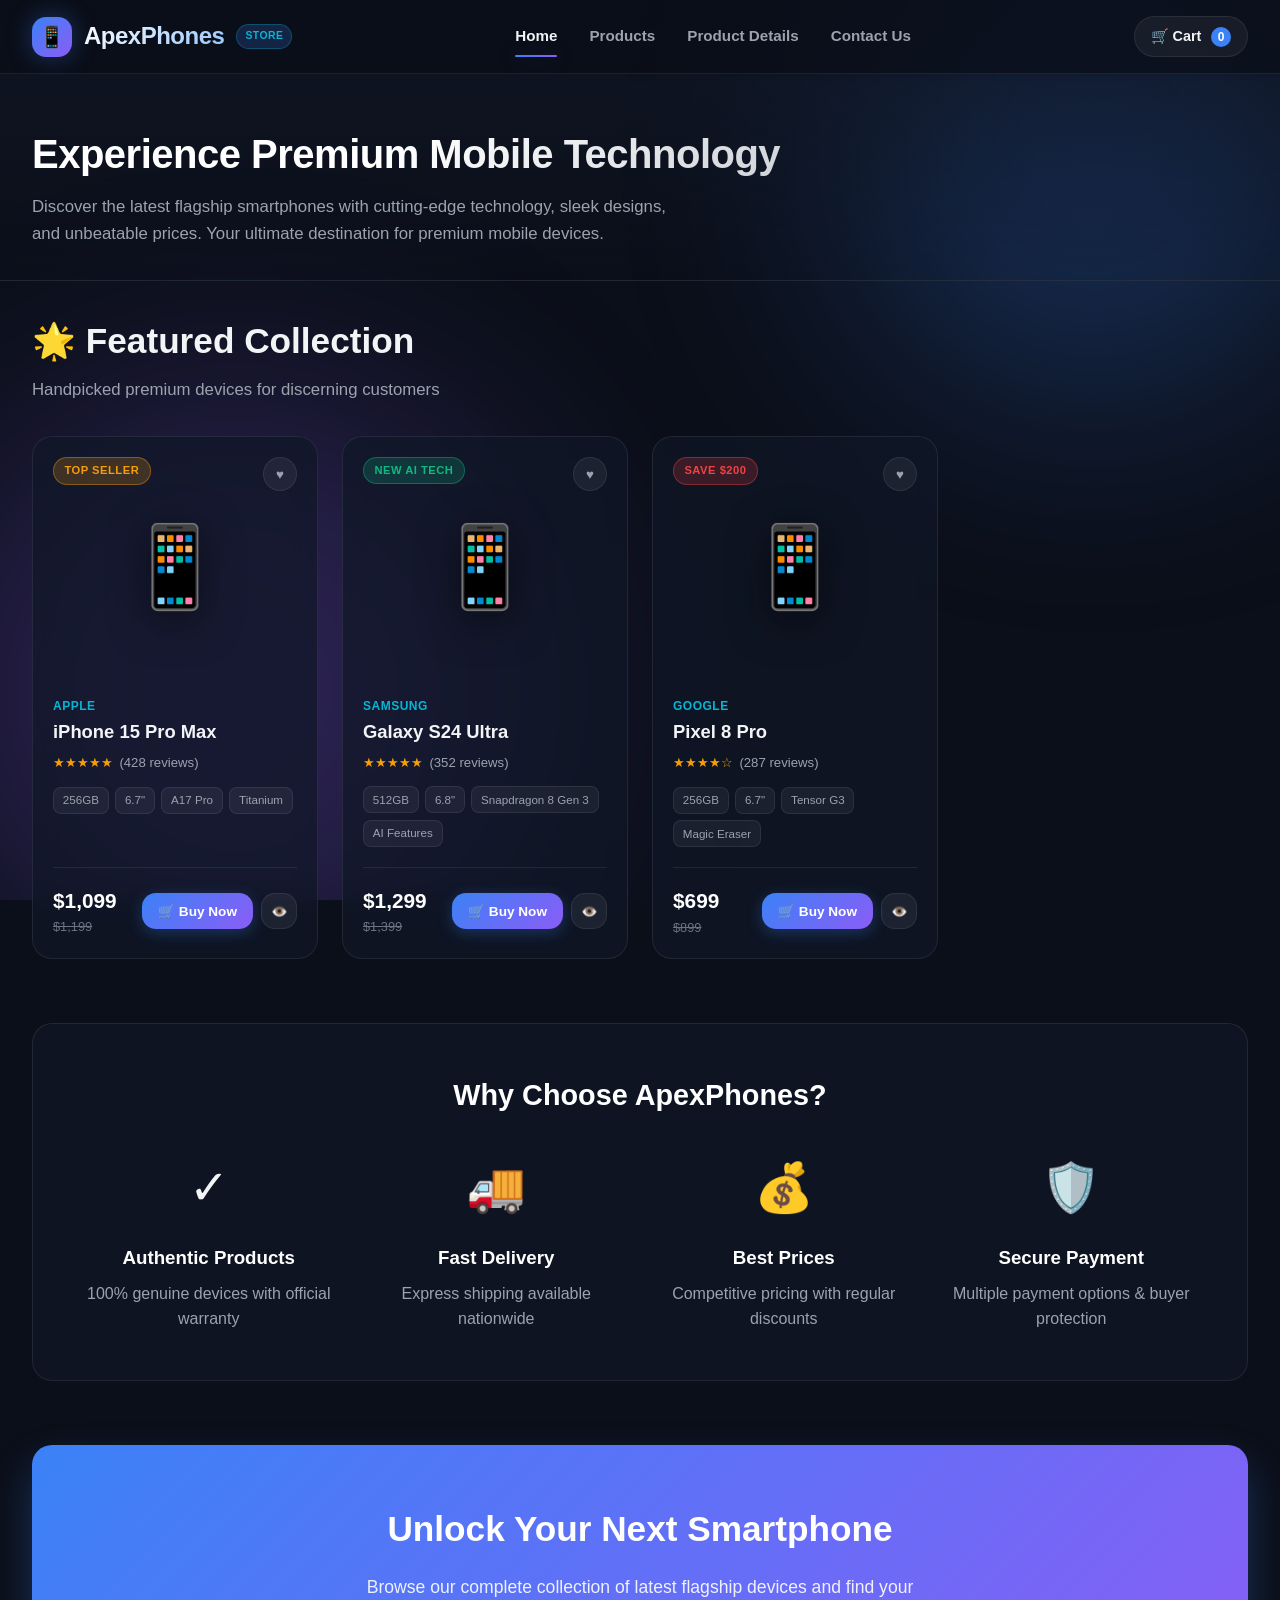
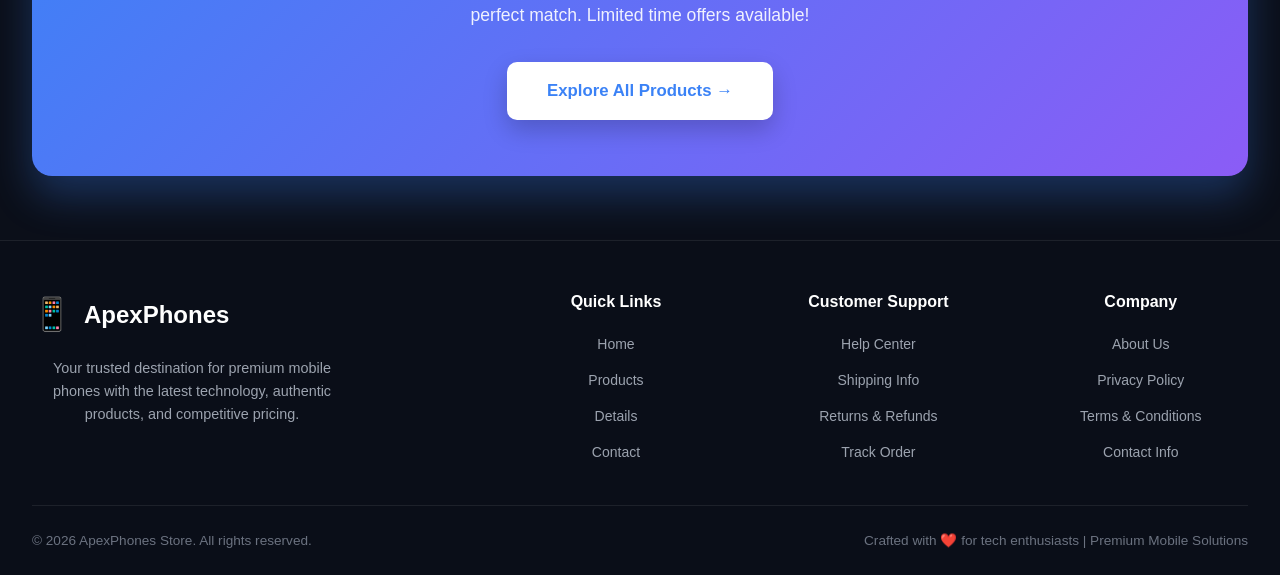
<file: index.html>
<!DOCTYPE html>
<html lang="en">
<head>
    <meta charset="UTF-8">
    <meta name="viewport" content="width=device-width, initial-scale=1.0">
    <title>ApexPhones Store - Premium Mobile Phones</title>
    <link rel="stylesheet" href="style.css">
</head>
<body>
    <div class="bg-mesh"></div>

    <header class="header">
        <div class="nav-container">
            <div class="logo">
                <div class="logo-icon">📱</div>
                <span class="logo-text">ApexPhones</span>
                <span class="logo-tag">STORE</span>
            </div>
            <nav class="nav-links">
                <a href="index.html" class="nav-link active">Home</a>
                <a href="products.html" class="nav-link">Products</a>
                <a href="product-details.html" class="nav-link">Product Details</a>
                <a href="contact.html" class="nav-link">Contact Us</a>
            </nav>
            <div class="nav-actions">
                <button class="cart-btn">
                    🛒 Cart
                    <span class="cart-count">0</span>
                </button>
            </div>
        </div>
    </header>

    <section class="page-hero">
        <div class="hero-container">
            <h1 class="page-title">Experience Premium Mobile Technology</h1>
            <p class="page-subtitle">Discover the latest flagship smartphones with cutting-edge technology, sleek designs, and unbeatable prices. Your ultimate destination for premium mobile devices.</p>
        </div>
    </section>

    <main class="main-wrapper">
        <section style="margin-bottom: 4rem;">
            <div style="margin-bottom: 2rem;">
                <h2 style="font-size: 2.2rem; font-weight: 800; color: #f3f4f6; margin-bottom: 0.5rem;">
                    🌟 Featured Collection
                </h2>
                <p style="color: #9ca3af; font-size: 1.05rem;">Handpicked premium devices for discerning customers</p>
            </div>

            <div class="products-grid">
                <div class="product-card">
                    <div class="badge-container">
                        <span class="badge badge-hot">TOP SELLER</span>
                    </div>
                    <button class="wishlist-btn">♥</button>
                    
                    <div class="product-image-wrap">
                        <div style="font-size: 5rem; filter: drop-shadow(0 10px 20px rgba(0,0,0,0.5));">📱</div>
                    </div>
                    
                    <div class="product-brand">APPLE</div>
                    <h3 class="product-title">iPhone 15 Pro Max</h3>
                    
                    <div class="rating-row">
                        <span class="stars">★★★★★</span>
                        <span>(428 reviews)</span>
                    </div>
                    
                    <div class="specs-chips">
                        <span class="chip">256GB</span>
                        <span class="chip">6.7"</span>
                        <span class="chip">A17 Pro</span>
                        <span class="chip">Titanium</span>
                    </div>
                    
                    <div class="product-card-footer">
                        <div class="price-box">
                            <div class="price-current">$1,099</div>
                            <div class="price-old">$1,199</div>
                        </div>
                        <div class="action-btns">
                            <button class="btn-primary">🛒 Buy Now</button>
                            <button class="btn-icon">👁️</button>
                        </div>
                    </div>
                </div>

                <div class="product-card">
                    <div class="badge-container">
                        <span class="badge badge-new">NEW AI TECH</span>
                    </div>
                    <button class="wishlist-btn">♥</button>
                    
                    <div class="product-image-wrap">
                        <div style="font-size: 5rem; filter: drop-shadow(0 10px 20px rgba(0,0,0,0.5));">📱</div>
                    </div>
                    
                    <div class="product-brand">SAMSUNG</div>
                    <h3 class="product-title">Galaxy S24 Ultra</h3>
                    
                    <div class="rating-row">
                        <span class="stars">★★★★★</span>
                        <span>(352 reviews)</span>
                    </div>
                    
                    <div class="specs-chips">
                        <span class="chip">512GB</span>
                        <span class="chip">6.8"</span>
                        <span class="chip">Snapdragon 8 Gen 3</span>
                        <span class="chip">AI Features</span>
                    </div>
                    
                    <div class="product-card-footer">
                        <div class="price-box">
                            <div class="price-current">$1,299</div>
                            <div class="price-old">$1,399</div>
                        </div>
                        <div class="action-btns">
                            <button class="btn-primary">🛒 Buy Now</button>
                            <button class="btn-icon">👁️</button>
                        </div>
                    </div>
                </div>

                <div class="product-card">
                    <div class="badge-container">
                        <span class="badge badge-discount">SAVE $200</span>
                    </div>
                    <button class="wishlist-btn">♥</button>
                    
                    <div class="product-image-wrap">
                        <div style="font-size: 5rem; filter: drop-shadow(0 10px 20px rgba(0,0,0,0.5));">📱</div>
                    </div>
                    
                    <div class="product-brand">GOOGLE</div>
                    <h3 class="product-title">Pixel 8 Pro</h3>
                    
                    <div class="rating-row">
                        <span class="stars">★★★★☆</span>
                        <span>(287 reviews)</span>
                    </div>
                    
                    <div class="specs-chips">
                        <span class="chip">256GB</span>
                        <span class="chip">6.7"</span>
                        <span class="chip">Tensor G3</span>
                        <span class="chip">Magic Eraser</span>
                    </div>
                    
                    <div class="product-card-footer">
                        <div class="price-box">
                            <div class="price-current">$699</div>
                            <div class="price-old">$899</div>
                        </div>
                        <div class="action-btns">
                            <button class="btn-primary">🛒 Buy Now</button>
                            <button class="btn-icon">👁️</button>
                        </div>
                    </div>
                </div>
            </div>
        </section>

        <section style="margin-bottom: 4rem; padding: 3rem; background: var(--bg-card); backdrop-filter: blur(12px); border: 1px solid var(--glass-border); border-radius: var(--radius-lg);">
            <h2 style="font-size: 1.8rem; color: #fff; margin-bottom: 2rem; text-align: center;">Why Choose ApexPhones?</h2>
            
            <div style="display: grid; grid-template-columns: repeat(auto-fit, minmax(250px, 1fr)); gap: 2rem;">
                <div style="text-align: center;">
                    <div style="font-size: 3rem; margin-bottom: 1rem;">✓</div>
                    <h3 style="color: #fff; margin-bottom: 0.5rem; font-weight: 700;">Authentic Products</h3>
                    <p style="color: #9ca3af;">100% genuine devices with official warranty</p>
                </div>
                
                <div style="text-align: center;">
                    <div style="font-size: 3rem; margin-bottom: 1rem;">🚚</div>
                    <h3 style="color: #fff; margin-bottom: 0.5rem; font-weight: 700;">Fast Delivery</h3>
                    <p style="color: #9ca3af;">Express shipping available nationwide</p>
                </div>
                
                <div style="text-align: center;">
                    <div style="font-size: 3rem; margin-bottom: 1rem;">💰</div>
                    <h3 style="color: #fff; margin-bottom: 0.5rem; font-weight: 700;">Best Prices</h3>
                    <p style="color: #9ca3af;">Competitive pricing with regular discounts</p>
                </div>
                
                <div style="text-align: center;">
                    <div style="font-size: 3rem; margin-bottom: 1rem;">🛡️</div>
                    <h3 style="color: #fff; margin-bottom: 0.5rem; font-weight: 700;">Secure Payment</h3>
                    <p style="color: #9ca3af;">Multiple payment options & buyer protection</p>
                </div>
            </div>
        </section>

        <section style="background: linear-gradient(135deg, #3b82f6 0%, #8b5cf6 100%); padding: 3.5rem 2rem; border-radius: 20px; text-align: center; box-shadow: 0 20px 40px rgba(59, 130, 246, 0.3);">
            <h2 style="font-size: 2.2rem; color: white; margin-bottom: 1rem; font-weight: 800;">Unlock Your Next Smartphone</h2>
            <p style="color: rgba(255, 255, 255, 0.9); font-size: 1.1rem; margin-bottom: 2rem; max-width: 600px; margin-left: auto; margin-right: auto;">
                Browse our complete collection of latest flagship devices and find your perfect match. Limited time offers available!
            </p>
            <a href="products.html" style="
                background: white;
                color: #3b82f6;
                padding: 1rem 2.5rem;
                border-radius: 10px;
                text-decoration: none;
                font-weight: 700;
                font-size: 1.05rem;
                display: inline-block;
                transition: all 0.3s ease;
                box-shadow: 0 10px 25px rgba(0, 0, 0, 0.2);
            ">
                Explore All Products →
            </a>
        </section>
    </main>

    <footer class="footer">
        <div class="footer-container">
            <div class="footer-brand">
                <div style="display: flex; align-items: center; gap: 0.75rem; margin-bottom: 1rem;">
                    <div style="font-size: 2rem;">📱</div>
                    <h3 style="font-size: 1.5rem; color: white;">ApexPhones</h3>
                </div>
                <p>Your trusted destination for premium mobile phones with the latest technology, authentic products, and competitive pricing.</p>
            </div>
            <div class="footer-col">
                <h4>Quick Links</h4>
                <ul>
                    <li><a href="index.html">Home</a></li>
                    <li><a href="products.html">Products</a></li>
                    <li><a href="product-details.html">Details</a></li>
                    <li><a href="contact.html">Contact</a></li>
                </ul>
            </div>
            <div class="footer-col">
                <h4>Customer Support</h4>
                <ul>
                    <li><a href="#">Help Center</a></li>
                    <li><a href="#">Shipping Info</a></li>
                    <li><a href="#">Returns & Refunds</a></li>
                    <li><a href="#">Track Order</a></li>
                </ul>
            </div>
            <div class="footer-col">
                <h4>Company</h4>
                <ul>
                    <li><a href="#">About Us</a></li>
                    <li><a href="#">Privacy Policy</a></li>
                    <li><a href="#">Terms & Conditions</a></li>
                    <li><a href="#">Contact Info</a></li>
                </ul>
            </div>
        </div>
        <div class="footer-bottom">
            <p>&copy; 2026 ApexPhones Store. All rights reserved.</p>
            <p>Crafted with ❤️ for tech enthusiasts | Premium Mobile Solutions</p>
        </div>
    </footer>
</body>
</html>
</file>
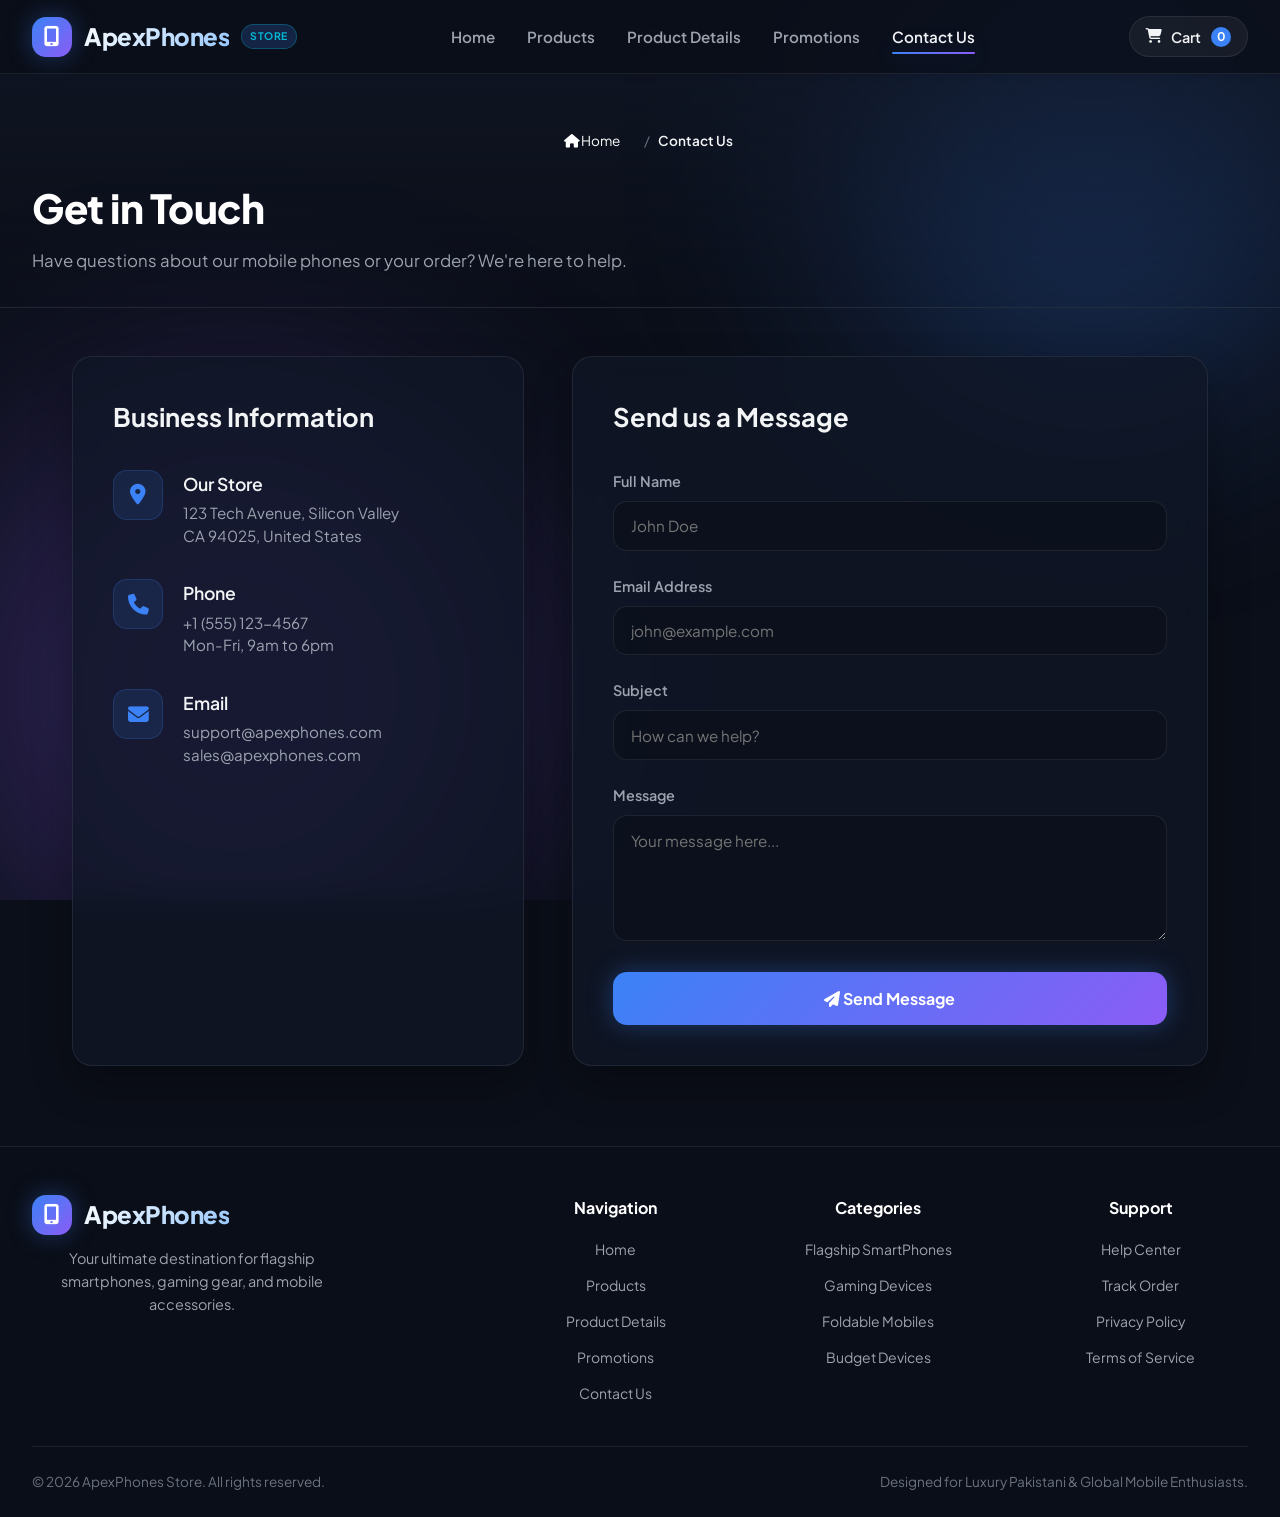
<file: contact.html>
<!DOCTYPE html>
<html lang="en">
<head>
  <meta charset="UTF-8">
  <meta name="viewport" content="width=device-width, initial-scale=1.0">
  <title>Contact Us | ApexPhones Online Store</title>
  <meta name="description" content="Get in touch with ApexPhones support team for inquiries, order status, and assistance.">
  <link rel="preconnect" href="https://fonts.googleapis.com">
  <link rel="preconnect" href="https://fonts.gstatic.com" crossorigin>
  <link href="https://fonts.googleapis.com/css2?family=Plus+Jakarta+Sans:wght@400;500;600;700;800&display=swap" rel="stylesheet">
  <link rel="stylesheet" href="https://cdnjs.cloudflare.com/ajax/libs/font-awesome/6.4.0/css/all.min.css">
  <link rel="stylesheet" href="style.css">
</head>
<body>

  <div class="bg-mesh"></div>

  <header class="header">
    <div class="nav-container">
      <a href="index.html" class="logo">
        <div class="logo-icon"><i class="fa-solid fa-mobile-screen-button"></i></div>
        <span class="logo-text">ApexPhones</span>
        <span class="logo-tag">Store</span>
      </a>

      <nav>
        <ul class="nav-links">
          <li><a href="index.html" class="nav-link">Home</a></li>
          <li><a href="products.html" class="nav-link">Products</a></li>
          <li><a href="product-details.html" class="nav-link">Product Details</a></li>
          <li><a href="promotions.html" class="nav-link">Promotions</a></li>
          <li><a href="contact.html" class="nav-link active">Contact Us</a></li>
        </ul>
      </nav>

      <div class="nav-actions">
        <button class="cart-btn" id="cartBtn" title="Shopping Cart">
          <i class="fa-solid fa-cart-shopping"></i>
          <span>Cart</span>
          <span class="cart-count" id="cartCount">0</span>
        </button>
      </div>
    </div>
  </header>

  <section class="page-hero">
    <div class="hero-container">
      <nav class="breadcrumb">
        <a href="index.html"><i class="fa-solid fa-house"></i> Home</a>
        <span class="breadcrumb-separator">/</span>
        <span style="color: var(--text-main); font-weight: 600;">Contact Us</span>
      </nav>
      <h1 class="page-title">Get in Touch</h1>
      <p class="page-subtitle">Have questions about our mobile phones or your order? We're here to help.</p>
    </div>
  </section>

  <main class="contact-container">
    <div class="contact-content">
      <div class="contact-info">
        <h2>Business Information</h2>
        <div class="info-item">
          <div class="icon"><i class="fa-solid fa-location-dot"></i></div>
          <div>
            <h3>Our Store</h3>
            <p>123 Tech Avenue, Silicon Valley<br>CA 94025, United States</p>
          </div>
        </div>
        <div class="info-item">
          <div class="icon"><i class="fa-solid fa-phone"></i></div>
          <div>
            <h3>Phone</h3>
            <p>+1 (555) 123-4567<br>Mon-Fri, 9am to 6pm</p>
          </div>
        </div>
        <div class="info-item">
          <div class="icon"><i class="fa-solid fa-envelope"></i></div>
          <div>
            <h3>Email</h3>
            <p>support@apexphones.com<br>sales@apexphones.com</p>
          </div>
        </div>
      </div>

      <form class="contact-form" action="#" method="POST">
        <h2>Send us a Message</h2>
        <div class="form-group">
          <label for="name">Full Name</label>
          <input type="text" id="name" name="name" placeholder="John Doe" required>
        </div>
        <div class="form-group">
          <label for="email">Email Address</label>
          <input type="email" id="email" name="email" placeholder="john@example.com" required>
        </div>
        <div class="form-group">
          <label for="subject">Subject</label>
          <input type="text" id="subject" name="subject" placeholder="How can we help?" required>
        </div>
        <div class="form-group">
          <label for="message">Message</label>
          <textarea id="message" name="message" rows="5" placeholder="Your message here..." required></textarea>
        </div>
        <button type="submit" class="submit-btn"><i class="fa-solid fa-paper-plane"></i> Send Message</button>
      </form>
    </div>
  </main>

  <footer class="footer">
    <div class="footer-container">
      <div class="footer-brand">
        <a href="index.html" class="logo">
          <div class="logo-icon"><i class="fa-solid fa-mobile-screen-button"></i></div>
          <span class="logo-text">ApexPhones</span>
        </a>
        <p>Your ultimate destination for flagship smartphones, gaming gear, and mobile accessories.</p>
      </div>
      <div class="footer-col">
        <h4>Navigation</h4>
        <ul>
          <li><a href="index.html">Home</a></li>
          <li><a href="products.html">Products</a></li>
          <li><a href="product-details.html">Product Details</a></li>
          <li><a href="promotions.html">Promotions</a></li>
          <li><a href="contact.html">Contact Us</a></li>
        </ul>
      </div>
      <div class="footer-col">
        <h4>Categories</h4>
        <ul>
          <li><a href="products.html">Flagship SmartPhones</a></li>
          <li><a href="products.html">Gaming Devices</a></li>
          <li><a href="products.html">Foldable Mobiles</a></li>
          <li><a href="products.html">Budget Devices</a></li>
        </ul>
      </div>
      <div class="footer-col">
        <h4>Support</h4>
        <ul>
          <li><a href="contact.html">Help Center</a></li>
          <li><a href="contact.html">Track Order</a></li>
          <li><a href="contact.html">Privacy Policy</a></li>
          <li><a href="contact.html">Terms of Service</a></li>
        </ul>
      </div>
    </div>
    <div class="footer-bottom">
      <p>&copy; 2026 ApexPhones Store. All rights reserved.</p>
      <p>Designed for Luxury Pakistani & Global Mobile Enthusiasts.</p>
    </div>
  </footer>

  <script src="script.js"></script>
</body>
</html>
</file>
<file: style.css>
* {
    margin: 0;
    padding: 0;
    box-sizing: border-box;
}

body {
    font-family: 'Segoe UI', Tahoma, Geneva, Verdana, sans-serif;
    line-height: 1.6;
    color: #333;
}

header {
    background-color: #2c3e50;
    color: white;
    padding: 1rem 0;
    box-shadow: 0 2px 5px rgba(0, 0, 0, 0.1);
}

header h1 {
    text-align: center;
    margin-bottom: 1rem;
}

nav {
    display: flex;
    justify-content: center;
    gap: 2rem;
}

nav a {
    color: white;
    text-decoration: none;
    padding: 0.5rem 1rem;
}

nav a:hover {
    background-color: #34495e;
    border-radius: 4px;
}

main {
    max-width: 1200px;
    margin: 2rem auto;
    padding: 0 1rem;
}

.hero {
    background: linear-gradient(135deg, #667eea 0%, #764ba2 100%);
    color: white;
    padding: 3rem;
    border-radius: 8px;
    text-align: center;
    margin-bottom: 2rem;
}

.hero h2 {
    color: white;
    font-size: 2.5rem;
    margin-bottom: 1rem;
}

.hero p {
    font-size: 1.2rem;
}

.featured {
    margin-bottom: 3rem;
}

.featured h2 {
    margin-bottom: 1.5rem;
    color: #2c3e50;
}

.product-grid {
    display: grid;
    grid-template-columns: repeat(auto-fit, minmax(250px, 1fr));
    gap: 2rem;
}

.product {
    border: 1px solid #ddd;
    border-radius: 8px;
    padding: 1.5rem;
    text-align: center;
    box-shadow: 0 2px 8px rgba(0, 0, 0, 0.1);
    transition: transform 0.3s ease;
}

.product:hover {
    transform: translateY(-5px);
    box-shadow: 0 4px 12px rgba(0, 0, 0, 0.15);
}

.product h3 {
    margin-bottom: 0.5rem;
    color: #2c3e50;
}

.product p {
    color: #667eea;
    font-size: 1.3rem;
    font-weight: bold;
}

footer {
    background-color: #2c3e50;
    color: white;
    text-align: center;
    padding: 2rem;
    margin-top: 3rem;
}
/* ==========================================================================
   APEX PHONES - UNIFIED SHARED STYLESHEET (style.css)
   Modern Dark-Glassmorphism Styling System for Mobile Phone Store
   ========================================================================== */

:root {
  --bg-primary: #0b0f19;
  --bg-secondary: #111827;
  --bg-card: rgba(17, 24, 39, 0.7);
  --bg-card-hover: rgba(31, 41, 55, 0.85);
  --glass-bg: rgba(255, 255, 255, 0.03);
  --glass-border: rgba(255, 255, 255, 0.08);
  --glass-border-hover: rgba(59, 130, 246, 0.4);
  
  --accent-blue: #3b82f6;
  --accent-cyan: #06b6d4;
  --accent-purple: #8b5cf6;
  --accent-gradient: linear-gradient(135deg, #3b82f6 0%, #8b5cf6 100%);
  --accent-glow: 0 0 25px rgba(59, 130, 246, 0.35);

  --text-main: #f3f4f6;
  --text-muted: #9ca3af;
  --text-dark: #6b7280;
  
  --success: #10b981;
  --warning: #f59e0b;
  --danger: #ef4444;

  --radius-sm: 8px;
  --radius-md: 14px;
  --radius-lg: 20px;
  --radius-full: 9999px;

  --transition-fast: all 0.2s cubic-bezier(0.4, 0, 0.2, 1);
  --transition-normal: all 0.3s cubic-bezier(0.4, 0, 0.2, 1);
  --font-family: 'Plus Jakarta Sans', 'Inter', -apple-system, BlinkMacSystemFont, sans-serif;
}

* {
  margin: 0;
  padding: 0;
  box-sizing: border-box;
}

html {
  scroll-behavior: smooth;
  font-size: 16px;
}

body {
  font-family: var(--font-family);
  background-color: var(--bg-primary);
  color: var(--text-main);
  line-height: 1.6;
  min-height: 100vh;
  display: flex;
  flex-direction: column;
  overflow-x: hidden;
}

a {
  color: inherit;
  text-decoration: none;
  transition: var(--transition-fast);
}

button {
  font-family: inherit;
  cursor: pointer;
  border: none;
  outline: none;
  background: none;
}

img {
  max-width: 100%;
  height: auto;
  display: block;
}

.bg-mesh {
  position: fixed;
  top: 0;
  left: 0;
  width: 100vw;
  height: 100vh;
  z-index: -1;
  pointer-events: none;
  overflow: hidden;
}

.bg-mesh::before, .bg-mesh::after {
  content: '';
  position: absolute;
  border-radius: 50%;
  filter: blur(120px);
  opacity: 0.25;
}

.bg-mesh::before {
  top: -10%;
  right: -5%;
  width: 500px;
  height: 500px;
  background: var(--accent-blue);
}

.bg-mesh::after {
  bottom: -10%;
  left: -5%;
  width: 600px;
  height: 600px;
  background: var(--accent-purple);
}

.header {
  position: sticky;
  top: 0;
  z-index: 100;
  background: rgba(11, 15, 25, 0.85);
  backdrop-filter: blur(16px);
  border-bottom: 1px solid var(--glass-border);
  padding: 1rem 2rem;
}

.nav-container {
  max-width: 1280px;
  margin: 0 auto;
  display: flex;
  align-items: center;
  justify-content: space-between;
}

.logo {
  display: flex;
  align-items: center;
  gap: 0.75rem;
  font-size: 1.5rem;
  font-weight: 800;
  letter-spacing: -0.5px;
}

.logo-icon {
  width: 40px;
  height: 40px;
  background: var(--accent-gradient);
  border-radius: var(--radius-md);
  display: flex;
  align-items: center;
  justify-content: center;
  font-size: 1.3rem;
  box-shadow: var(--accent-glow);
}

.logo-text {
  background: linear-gradient(135deg, #ffffff 0%, #93c5fd 100%);
  -webkit-background-clip: text;
  -webkit-text-fill-color: transparent;
}

.logo-tag {
  font-size: 0.65rem;
  background: rgba(59, 130, 246, 0.2);
  color: var(--accent-cyan);
  padding: 0.2rem 0.5rem;
  border-radius: var(--radius-full);
  border: 1px solid rgba(6, 182, 212, 0.3);
  text-transform: uppercase;
  font-weight: 700;
  letter-spacing: 0.5px;
}

.nav-links {
  display: flex;
  align-items: center;
  gap: 2rem;
  list-style: none;
}

.nav-link {
  font-size: 0.95rem;
  font-weight: 600;
  color: var(--text-muted);
  position: relative;
  padding: 0.5rem 0;
}

.nav-link:hover, .nav-link.active {
  color: var(--text-main);
}

.nav-link.active::after {
  content: '';
  position: absolute;
  bottom: 0;
  left: 0;
  width: 100%;
  height: 2px;
  background: var(--accent-gradient);
  border-radius: var(--radius-full);
  box-shadow: var(--accent-glow);
}

.nav-actions {
  display: flex;
  align-items: center;
  gap: 1.25rem;
}

.cart-btn {
  position: relative;
  background: rgba(255, 255, 255, 0.05);
  border: 1px solid var(--glass-border);
  padding: 0.6rem 1rem;
  border-radius: var(--radius-full);
  display: flex;
  align-items: center;
  gap: 0.6rem;
  color: var(--text-main);
  font-weight: 600;
  font-size: 0.9rem;
  transition: var(--transition-fast);
}

.cart-btn:hover {
  background: rgba(59, 130, 246, 0.15);
  border-color: var(--accent-blue);
}

.cart-count {
  background: var(--accent-blue);
  color: #fff;
  font-size: 0.75rem;
  width: 20px;
  height: 20px;
  border-radius: 50%;
  display: flex;
  align-items: center;
  justify-content: center;
  font-weight: 700;
}

.page-hero {
  background: linear-gradient(180deg, rgba(17, 24, 39, 0.6) 0%, rgba(11, 15, 25, 0) 100%);
  padding: 3rem 2rem 2rem;
  border-bottom: 1px solid var(--glass-border);
}

.hero-container {
  max-width: 1280px;
  margin: 0 auto;
}

.breadcrumb {
  display: flex;
  align-items: center;
  gap: 0.5rem;
  font-size: 0.85rem;
  color: var(--text-muted);
  margin-bottom: 1rem;
}

.breadcrumb a:hover {
  color: var(--accent-cyan);
}

.breadcrumb-separator {
  color: var(--text-dark);
}

.page-title {
  font-size: 2.5rem;
  font-weight: 800;
  letter-spacing: -0.5px;
  margin-bottom: 0.5rem;
  background: linear-gradient(135deg, #ffffff 30%, #9ca3af 100%);
  -webkit-background-clip: text;
  -webkit-text-fill-color: transparent;
}

.page-subtitle {
  color: var(--text-muted);
  font-size: 1.05rem;
  max-width: 650px;
}

.main-wrapper {
  max-width: 1280px;
  margin: 2rem auto 4rem;
  padding: 0 2rem;
  flex: 1;
  width: 100%;
}

.products-layout {
  display: grid;
  grid-template-columns: 280px 1fr;
  gap: 2rem;
}

.filter-sidebar {
  background: var(--bg-card);
  backdrop-filter: blur(12px);
  border: 1px solid var(--glass-border);
  border-radius: var(--radius-lg);
  padding: 1.5rem;
  height: fit-content;
  position: sticky;
  top: 90px;
}

.filter-header {
  display: flex;
  align-items: center;
  justify-content: space-between;
  padding-bottom: 1rem;
  border-bottom: 1px solid var(--glass-border);
  margin-bottom: 1.5rem;
}

.filter-title {
  font-size: 1.1rem;
  font-weight: 700;
  display: flex;
  align-items: center;
  gap: 0.5rem;
}

.reset-btn {
  font-size: 0.8rem;
  color: var(--accent-cyan);
  font-weight: 600;
}

.reset-btn:hover {
  text-decoration: underline;
}

.filter-section {
  margin-bottom: 1.75rem;
}

.filter-section-title {
  font-size: 0.9rem;
  font-weight: 700;
  text-transform: uppercase;
  letter-spacing: 0.5px;
  color: var(--text-muted);
  margin-bottom: 0.85rem;
}

.search-input-box {
  position: relative;
}

.search-input {
  width: 100%;
  background: rgba(255, 255, 255, 0.05);
  border: 1px solid var(--glass-border);
  border-radius: var(--radius-md);
  padding: 0.75rem 1rem 0.75rem 2.5rem;
  color: var(--text-main);
  font-size: 0.9rem;
  transition: var(--transition-fast);
}

.search-input:focus {
  border-color: var(--accent-blue);
  background: rgba(255, 255, 255, 0.08);
  box-shadow: 0 0 0 3px rgba(59, 130, 246, 0.2);
}

.search-icon {
  position: absolute;
  left: 0.85rem;
  top: 50%;
  transform: translateY(-50%);
  color: var(--text-muted);
  font-size: 0.9rem;
}

.checkbox-group {
  display: flex;
  flex-direction: column;
  gap: 0.65rem;
}

.checkbox-label {
  display: flex;
  align-items: center;
  justify-content: space-between;
  font-size: 0.9rem;
  color: var(--text-muted);
  cursor: pointer;
  transition: var(--transition-fast);
  padding: 0.2rem 0;
}

.checkbox-label:hover {
  color: var(--text-main);
}

.checkbox-custom {
  display: flex;
  align-items: center;
  gap: 0.6rem;
}

.checkbox-label input[type="checkbox"] {
  accent-color: var(--accent-blue);
  width: 16px;
  height: 16px;
  cursor: pointer;
}

.item-count {
  font-size: 0.75rem;
  color: var(--text-dark);
  background: rgba(255, 255, 255, 0.05);
  padding: 0.15rem 0.5rem;
  border-radius: var(--radius-full);
}

.price-range-box {
  display: flex;
  flex-direction: column;
  gap: 0.75rem;
}

.price-slider {
  width: 100%;
  accent-color: var(--accent-blue);
  cursor: pointer;
}

.price-labels {
  display: flex;
  justify-content: space-between;
  font-size: 0.85rem;
  color: var(--text-muted);
  font-weight: 600;
}

.products-toolbar {
  display: flex;
  align-items: center;
  justify-content: space-between;
  background: var(--bg-card);
  border: 1px solid var(--glass-border);
  padding: 1rem 1.5rem;
  border-radius: var(--radius-md);
  margin-bottom: 1.5rem;
  backdrop-filter: blur(10px);
}

.results-count {
  font-size: 0.95rem;
  color: var(--text-muted);
  font-weight: 500;
}

.results-count span {
  color: var(--text-main);
  font-weight: 700;
}

.toolbar-controls {
  display: flex;
  align-items: center;
  gap: 1.25rem;
}

.sort-box {
  display: flex;
  align-items: center;
  gap: 0.6rem;
  font-size: 0.9rem;
  color: var(--text-muted);
}

.sort-select {
  background: rgba(255, 255, 255, 0.05);
  border: 1px solid var(--glass-border);
  color: var(--text-main);
  padding: 0.55rem 1rem;
  border-radius: var(--radius-sm);
  font-size: 0.9rem;
  font-family: inherit;
  cursor: pointer;
}

.sort-select option {
  background: var(--bg-secondary);
  color: var(--text-main);
}

.view-toggle {
  display: flex;
  gap: 0.25rem;
  background: rgba(255, 255, 255, 0.04);
  padding: 0.25rem;
  border-radius: var(--radius-sm);
  border: 1px solid var(--glass-border);
}

.view-btn {
  padding: 0.4rem 0.75rem;
  border-radius: var(--radius-sm);
  color: var(--text-muted);
  font-size: 1rem;
  transition: var(--transition-fast);
}

.view-btn.active, .view-btn:hover {
  background: var(--accent-blue);
  color: #fff;
}

.products-grid {
  display: grid;
  grid-template-columns: repeat(auto-fill, minmax(280px, 1fr));
  gap: 1.5rem;
}

.product-card {
  background: var(--bg-card);
  backdrop-filter: blur(12px);
  border: 1px solid var(--glass-border);
  border-radius: var(--radius-lg);
  padding: 1.25rem;
  display: flex;
  flex-direction: column;
  position: relative;
  transition: var(--transition-normal);
  overflow: hidden;
}

.product-card:hover {
  transform: translateY(-6px);
  border-color: var(--glass-border-hover);
  box-shadow: 0 15px 35px rgba(0, 0, 0, 0.4), var(--accent-glow);
}

.badge-container {
  position: absolute;
  top: 1.25rem;
  left: 1.25rem;
  display: flex;
  flex-direction: column;
  gap: 0.4rem;
  z-index: 5;
}

.badge {
  font-size: 0.7rem;
  font-weight: 700;
  padding: 0.25rem 0.65rem;
  border-radius: var(--radius-full);
  text-transform: uppercase;
  letter-spacing: 0.5px;
}

.badge-discount {
  background: rgba(239, 68, 68, 0.2);
  color: var(--danger);
  border: 1px solid rgba(239, 68, 68, 0.4);
}

.badge-new {
  background: rgba(16, 185, 129, 0.2);
  color: var(--success);
  border: 1px solid rgba(16, 185, 129, 0.4);
}

.badge-hot {
  background: rgba(245, 158, 11, 0.2);
  color: var(--warning);
  border: 1px solid rgba(245, 158, 11, 0.4);
}

.wishlist-btn {
  position: absolute;
  top: 1.25rem;
  right: 1.25rem;
  width: 34px;
  height: 34px;
  border-radius: 50%;
  background: rgba(255, 255, 255, 0.06);
  border: 1px solid var(--glass-border);
  color: var(--text-muted);
  display: flex;
  align-items: center;
  justify-content: center;
  transition: var(--transition-fast);
  z-index: 5;
}

.wishlist-btn:hover {
  background: rgba(239, 68, 68, 0.2);
  color: var(--danger);
  border-color: rgba(239, 68, 68, 0.4);
}

.product-image-wrap {
  width: 100%;
  height: 220px;
  display: flex;
  align-items: center;
  justify-content: center;
  margin-bottom: 1.25rem;
  padding: 1rem;
  position: relative;
}

.product-image {
  max-height: 100%;
  object-fit: contain;
  filter: drop-shadow(0 10px 15px rgba(0, 0, 0, 0.5));
  transition: var(--transition-normal);
}

.product-card:hover .product-image {
  transform: scale(1.06);
}

.product-brand {
  font-size: 0.75rem;
  font-weight: 700;
  text-transform: uppercase;
  color: var(--accent-cyan);
  letter-spacing: 0.5px;
  margin-bottom: 0.25rem;
}

.product-title {
  font-size: 1.15rem;
  font-weight: 700;
  color: var(--text-main);
  margin-bottom: 0.5rem;
  line-height: 1.3;
}

.rating-row {
  display: flex;
  align-items: center;
  gap: 0.4rem;
  font-size: 0.825rem;
  color: var(--text-muted);
  margin-bottom: 0.85rem;
}

.stars {
  color: #f59e0b;
}

.specs-chips {
  display: flex;
  flex-wrap: wrap;
  gap: 0.4rem;
  margin-bottom: 1.25rem;
}

.chip {
  font-size: 0.725rem;
  background: rgba(255, 255, 255, 0.05);
  border: 1px solid var(--glass-border);
  color: var(--text-muted);
  padding: 0.2rem 0.55rem;
  border-radius: var(--radius-sm);
  font-weight: 500;
}

.product-card-footer {
  margin-top: auto;
  padding-top: 1rem;
  border-top: 1px solid var(--glass-border);
  display: flex;
  align-items: center;
  justify-content: space-between;
}

.price-box {
  display: flex;
  flex-direction: column;
}

.price-current {
  font-size: 1.3rem;
  font-weight: 800;
  color: #fff;
}

.price-old {
  font-size: 0.8rem;
  color: var(--text-dark);
  text-decoration: line-through;
}

.action-btns {
  display: flex;
  gap: 0.5rem;
}

.btn-primary {
  background: var(--accent-gradient);
  color: #fff;
  font-weight: 700;
  padding: 0.6rem 1rem;
  border-radius: var(--radius-md);
  font-size: 0.85rem;
  display: flex;
  align-items: center;
  gap: 0.4rem;
  transition: var(--transition-fast);
  box-shadow: 0 4px 15px rgba(59, 130, 246, 0.3);
}

.btn-primary:hover {
  opacity: 0.92;
  box-shadow: 0 6px 20px rgba(59, 130, 246, 0.5);
  transform: translateY(-1px);
}

.btn-icon {
  width: 36px;
  height: 36px;
  border-radius: var(--radius-md);
  background: rgba(255, 255, 255, 0.06);
  border: 1px solid var(--glass-border);
  color: var(--text-main);
  display: flex;
  align-items: center;
  justify-content: center;
  transition: var(--transition-fast);
}

.btn-icon:hover {
  background: rgba(59, 130, 246, 0.2);
  border-color: var(--accent-blue);
}

.modal-overlay {
  position: fixed;
  top: 0;
  left: 0;
  width: 100vw;
  height: 100vh;
  background: rgba(0, 0, 0, 0.75);
  backdrop-filter: blur(10px);
  display: flex;
  align-items: center;
  justify-content: center;
  z-index: 1000;
  opacity: 0;
  pointer-events: none;
  transition: var(--transition-normal);
}

.modal-overlay.active {
  opacity: 1;
  pointer-events: all;
}

.modal-card {
  background: var(--bg-secondary);
  border: 1px solid var(--glass-border);
  border-radius: var(--radius-lg);
  max-width: 750px;
  width: 90%;
  padding: 2rem;
  position: relative;
  display: grid;
  grid-template-columns: 1fr 1fr;
  gap: 2rem;
  transform: scale(0.95);
  transition: var(--transition-normal);
}

.modal-overlay.active .modal-card {
  transform: scale(1);
}

.modal-close {
  position: absolute;
  top: 1rem;
  right: 1rem;
  color: var(--text-muted);
  font-size: 1.25rem;
}

.modal-close:hover {
  color: #fff;
}

.footer {
  background: rgba(11, 15, 25, 0.95);
  border-top: 1px solid var(--glass-border);
  padding: 3rem 2rem 1.5rem;
  margin-top: auto;
}

.footer-container {
  max-width: 1280px;
  margin: 0 auto;
  display: grid;
  grid-template-columns: 2fr repeat(3, 1fr);
  gap: 3rem;
  margin-bottom: 2.5rem;
}

.footer-brand p {
  color: var(--text-muted);
  font-size: 0.9rem;
  margin-top: 0.75rem;
  max-width: 320px;
}

.footer-col h4 {
  font-size: 1rem;
  font-weight: 700;
  margin-bottom: 1rem;
  color: #fff;
}

.footer-col ul {
  list-style: none;
  display: flex;
  flex-direction: column;
  gap: 0.65rem;
}

.footer-col a {
  font-size: 0.875rem;
  color: var(--text-muted);
}

.footer-col a:hover {
  color: var(--accent-cyan);
}

.footer-bottom {
  max-width: 1280px;
  margin: 0 auto;
  padding-top: 1.5rem;
  border-top: 1px solid var(--glass-border);
  display: flex;
  align-items: center;
  justify-content: space-between;
  font-size: 0.85rem;
  color: var(--text-dark);
}

@media (max-width: 992px) {
  .products-layout {
    grid-template-columns: 1fr;
  }
  
  .filter-sidebar {
    position: static;
    margin-bottom: 2rem;
  }
  
  .footer-container {
    grid-template-columns: 1fr 1fr;
  }
}

@media (max-width: 640px) {
  .header {
    padding: 1rem;
  }

  .nav-links {
    display: none;
  }

  .products-toolbar {
    flex-direction: column;
    gap: 1rem;
    align-items: flex-start;
  }

  .footer-container {
    grid-template-columns: 1fr;
  }
  
  .modal-card {
    grid-template-columns: 1fr;
  }
}

/* ==========================================================================
   PRODUCT DETAILS PAGE
   ========================================================================== */

.product-detail-layout {
  display: grid;
  grid-template-columns: 1fr 1fr;
  gap: 3rem;
}

.product-gallery {
  display: flex;
  flex-direction: column;
  gap: 1rem;
}

.product-image-wrap-large {
  background: var(--bg-card);
  backdrop-filter: blur(12px);
  border: 1px solid var(--glass-border);
  border-radius: var(--radius-lg);
  height: 420px;
  padding: 2rem;
}

.thumbnail-row {
  display: flex;
  gap: 0.75rem;
}

.thumbnail {
  width: 80px;
  height: 80px;
  object-fit: cover;
  border-radius: var(--radius-md);
  border: 1px solid var(--glass-border);
  cursor: pointer;
  opacity: 0.6;
  transition: var(--transition-fast);
}

.thumbnail:hover,
.thumbnail.active {
  opacity: 1;
  border-color: var(--accent-blue);
}

.product-info-panel {
  display: flex;
  flex-direction: column;
}

.product-info-panel .badge {
  align-self: flex-start;
  margin-bottom: 0.75rem;
}

.product-title-large {
  font-size: 2rem;
  margin-bottom: 0.75rem;
}

.product-info-panel .price-box {
  flex-direction: row;
  align-items: baseline;
  gap: 0.75rem;
  margin: 1rem 0 1.5rem;
}

.product-info-panel .price-current {
  font-size: 2rem;
}

.product-description {
  color: var(--text-muted);
  font-size: 0.95rem;
  margin-bottom: 1.5rem;
  line-height: 1.7;
}

.product-info-panel .specs-chips {
  margin-bottom: 1.75rem;
}

.quantity-row {
  display: flex;
  align-items: center;
  gap: 1rem;
  margin-bottom: 1.5rem;
}

.quantity-row label {
  font-size: 0.9rem;
  color: var(--text-muted);
  font-weight: 600;
}

.quantity-selector {
  display: flex;
  align-items: center;
  border: 1px solid var(--glass-border);
  border-radius: var(--radius-md);
  overflow: hidden;
}

.qty-btn {
  width: 38px;
  height: 38px;
  background: rgba(255, 255, 255, 0.05);
  color: var(--text-main);
  font-size: 1.1rem;
  font-weight: 700;
  transition: var(--transition-fast);
}

.qty-btn:hover {
  background: rgba(59, 130, 246, 0.2);
}

.qty-input {
  width: 50px;
  height: 38px;
  text-align: center;
  background: transparent;
  border: none;
  border-left: 1px solid var(--glass-border);
  border-right: 1px solid var(--glass-border);
  color: var(--text-main);
  font-family: inherit;
  font-weight: 600;
}

.detail-action-btns {
  margin-bottom: 2rem;
}

.detail-action-btns .btn-primary {
  padding: 0.85rem 1.75rem;
  font-size: 0.95rem;
}

.spec-list {
  list-style: none;
  display: flex;
  flex-direction: column;
  gap: 0.75rem;
  padding-top: 1.5rem;
  border-top: 1px solid var(--glass-border);
}

.spec-list li {
  font-size: 0.9rem;
  color: var(--text-muted);
}

.spec-list li strong {
  color: var(--text-main);
  font-weight: 700;
  margin-right: 0.5rem;
}

@media (max-width: 900px) {
  .product-detail-layout {
    grid-template-columns: 1fr;
  }
}

/* ==========================================================================
   CONTACT PAGE STYLING (Issue #4)
   ========================================================================== */

.contact-container {
  flex: 1;
  max-width: 1200px;
  margin: 0 auto;
  padding: 3rem 2rem 5rem 2rem;
  width: 100%;
}

.contact-header {
  text-align: center;
  margin-bottom: 3.5rem;
  animation: fadeInDown 0.8s ease;
}

.contact-header h1 {
  font-size: 2.8rem;
  font-weight: 800;
  margin-bottom: 1rem;
  background: var(--accent-gradient);
  -webkit-background-clip: text;
  -webkit-text-fill-color: transparent;
}

.contact-header p {
  color: var(--text-muted);
  font-size: 1.1rem;
  max-width: 600px;
  margin: 0 auto;
}

.contact-content {
  display: flex;
  gap: 3rem;
  flex-wrap: wrap;
  justify-content: space-between;
  animation: fadeInUp 0.8s ease;
}

/* Business Info Side */
.contact-info {
  flex: 1;
  min-width: 300px;
  background: var(--bg-card);
  backdrop-filter: blur(12px);
  padding: 2.5rem;
  border-radius: var(--radius-lg);
  border: 1px solid var(--glass-border);
  box-shadow: 0 20px 40px rgba(0, 0, 0, 0.3);
}

.contact-info h2 {
  font-size: 1.6rem;
  font-weight: 700;
  margin-bottom: 2rem;
  color: var(--text-main);
}

.info-item {
  display: flex;
  align-items: flex-start;
  gap: 1.25rem;
  margin-bottom: 2rem;
}

.info-item .icon {
  font-size: 1.3rem;
  background: rgba(59, 130, 246, 0.12);
  border: 1px solid rgba(59, 130, 246, 0.2);
  width: 50px;
  height: 50px;
  display: flex;
  align-items: center;
  justify-content: center;
  border-radius: var(--radius-md);
  color: var(--accent-blue);
  flex-shrink: 0;
}

.info-item h3 {
  font-size: 1.1rem;
  color: var(--text-main);
  font-weight: 600;
  margin-bottom: 0.25rem;
}

.info-item p {
  color: var(--text-muted);
  font-size: 0.95rem;
  line-height: 1.5;
}

/* Form Side */
.contact-form {
  flex: 1.5;
  min-width: 300px;
  background: var(--bg-card);
  backdrop-filter: blur(12px);
  padding: 2.5rem;
  border-radius: var(--radius-lg);
  border: 1px solid var(--glass-border);
  box-shadow: 0 20px 40px rgba(0, 0, 0, 0.3);
}

.contact-form h2 {
  font-size: 1.6rem;
  font-weight: 700;
  margin-bottom: 2rem;
  color: var(--text-main);
}

.form-group {
  margin-bottom: 1.5rem;
}

.form-group label {
  display: block;
  margin-bottom: 0.5rem;
  color: var(--text-muted);
  font-size: 0.9rem;
  font-weight: 600;
}

.form-group input,
.form-group textarea {
  width: 100%;
  padding: 0.9rem 1.1rem;
  background: rgba(11, 15, 25, 0.6);
  border: 1px solid var(--glass-border);
  border-radius: var(--radius-md);
  color: var(--text-main);
  font-family: inherit;
  font-size: 0.95rem;
  transition: var(--transition-fast);
}

.form-group input:focus,
.form-group textarea:focus {
  outline: none;
  border-color: var(--accent-blue);
  box-shadow: 0 0 0 3px rgba(59, 130, 246, 0.2);
}

.submit-btn {
  width: 100%;
  padding: 1rem;
  background: var(--accent-gradient);
  color: #fff;
  border: none;
  border-radius: var(--radius-md);
  font-size: 1rem;
  font-weight: 700;
  cursor: pointer;
  transition: var(--transition-fast);
  box-shadow: var(--accent-glow);
}

.submit-btn:hover {
  transform: translateY(-2px);
  box-shadow: 0 10px 25px rgba(59, 130, 246, 0.45);
}

/* Animations */
@keyframes fadeInDown {
  from { opacity: 0; transform: translateY(-20px); }
  to { opacity: 1; transform: translateY(0); }
}

@keyframes fadeInUp {
  from { opacity: 0; transform: translateY(20px); }
  to { opacity: 1; transform: translateY(0); }
}

/* Responsive */
@media (max-width: 768px) {
  .contact-content {
    flex-direction: column;
  }
  .contact-info, .contact-form {
    padding: 1.75rem;
  }
  .contact-header h1 {
    font-size: 2.2rem;
  }
}
</file>
